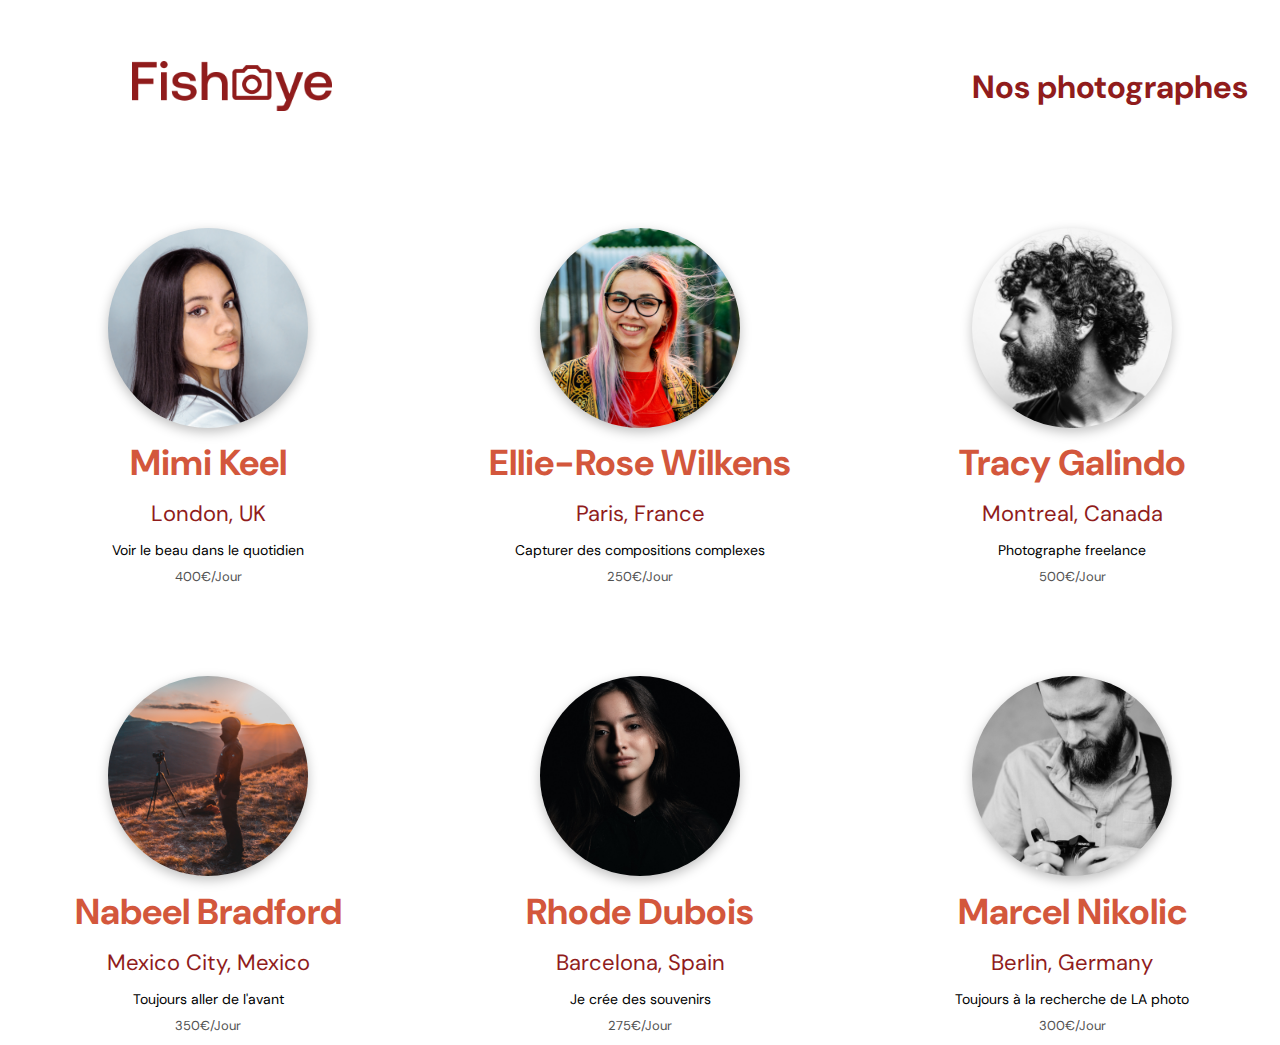
<file: index.html>
<!DOCTYPE html>
<html lang="fr">
  <head>
    <link href="css/style.css" rel="stylesheet" type="text/css" />
    <link href="css/normalize.css" rel="stylesheet" type="text/css" />
    <meta charset="utf-8" />
    <link rel="icon" type="image/png" href="assets/favicon.png" />
    <link
      href="https://fonts.googleapis.com/css?family=DM+Sans&display=swap"
      rel="stylesheet"
    />

    <title>Fisheye</title>
  </head>
  <body>
    <div class="bloc-page">
      <header>
        <a href="index.html">
          <img src="assets/images/logo.png" class="logo" alt="logo Fisheye" />
        </a>
        <h1>Nos photographes</h1>
      </header>
      <main id="main">
        <section
          class="photographer_section"
          aria-label="Carte des photographes"
        ></section>
      </main>
    </div>

    <!-- api -->
    <script src="scripts/api/api.js"></script>
    <!-- models -->
    <script src="scripts/models/photographerModel.js"></script>
    <!-- pages -->
    <script src="scripts/pages/index.js"></script>
  </body>
</html>
</file>
<file: css/style.css>
@import url("photographer.css");

body {
  font-family: "DM Sans", sans-serif;
  margin: 0;
}

header {
  display: flex;
  flex-direction: row;
  justify-content: space-between;
  align-items: center;
  margin: 3rem 0;
}

h1 {
  color: #901c1c;
  margin-right: 100px;
  font-size: 30px;
}

.logo {
  height: 50px;
  margin-left: 100px;
}

.photographer_section {
  display: grid;
  grid-template-columns: 1fr 1fr 1fr;
  gap: 80px;
  margin-top: 100px;
}

.photographer-link {
  transition: 0.4s;
}

.photographer-link:hover {
  transform: scale(1.1);
}

.photographer_section article {
  justify-self: center;
  display: flex;
  justify-content: center;
  align-items: center;
  flex-direction: column;
}

.photographer_section article a {
  text-decoration: none;
  text-align: center;
}

.photographer_section article h2 {
  color: #d3573c;
  font-size: 36px;
  margin-top: 10px;
  margin-bottom: 0px;
}

.photographer_section article img {
  height: 200px;
  width: 200px;
  object-fit: cover;
  border-radius: 50%;
  background: #c4c4c4;
  box-shadow: 0px 4px 12px rgba(0, 0, 0, 0.25);
}

.description {
  text-align: center;
  margin-top: 0px;
}

.description .location {
  color: #901c1c;
  font-size: 22px;
  font-style: normal;
  font-weight: 400;
  line-height: 17px;
  letter-spacing: 0em;
  text-align: center;
}

.description .tagline {
  font-size: 14px;
  font-style: normal;
  font-weight: 400;
  line-height: 13px;
  letter-spacing: 0em;
  text-align: center;
}

.description .price {
  font-size: 13px;
  font-style: normal;
  font-weight: 400;
  line-height: 12px;
  letter-spacing: 0em;
  text-align: center;
  color: #525252;
}

@media screen and (max-width: 1100px) {
  h1 {
    font-size: 25px;
    margin-right: 0px;
  }
  .photographer_section {
    display: grid;
    grid-template-columns: 1fr 1fr;
    gap: 60px;
    margin-top: 100px;
  }
}

@media screen and (max-width: 700px) {
  header {
    display: flex;
    flex-direction: column;
    align-items: center;
  }
  .logo {
    height: 50px;
    margin-left: 0px;
    margin-bottom: 40px;
  }
  .photographer_section {
    display: flex;
    flex-direction: column;
    gap: 60px;
    margin-top: 60px;
  }
}
</file>
